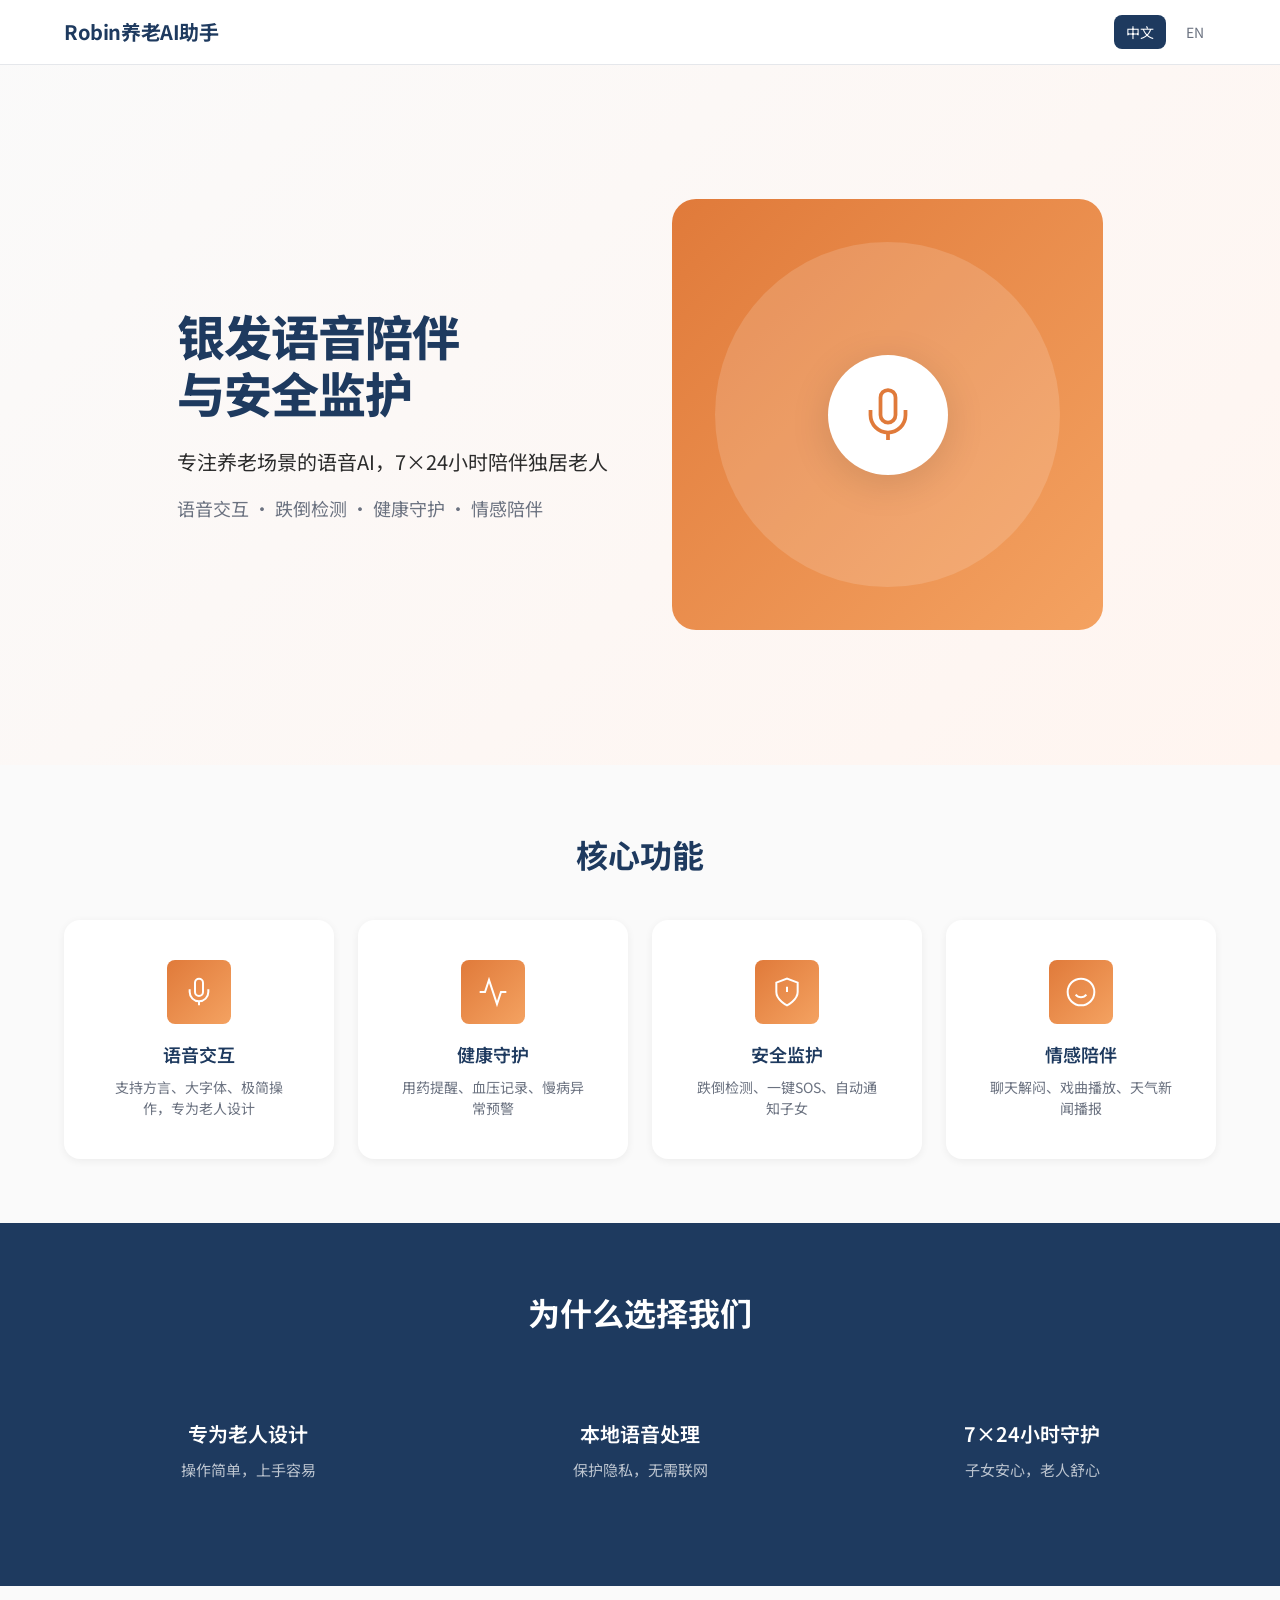
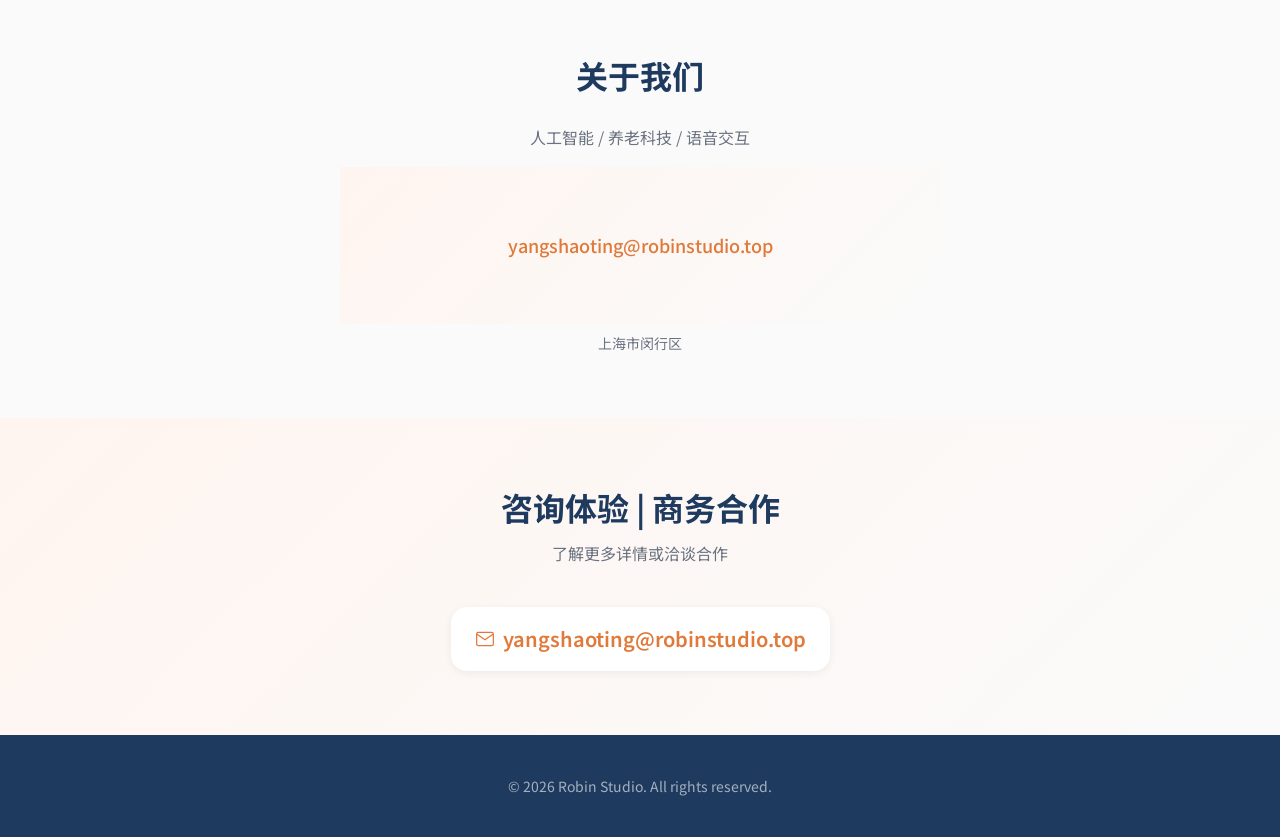
<file: index.html>
<!DOCTYPE html>
<html lang="zh-CN">
<head>
  <meta charset="UTF-8">
  <meta name="viewport" content="width=device-width, initial-scale=1.0">
  <title>Robin养老AI助手 | 银发语音陪伴与安全监护</title>
  <meta name="description" content="专注养老场景的语音AI，7×24小时陪伴独居老人。语音交互、跌倒检测、健康守护、情感陪伴。">
  <link rel="preconnect" href="https://fonts.googleapis.com">
  <link rel="preconnect" href="https://fonts.gstatic.com" crossorigin>
  <link href="https://fonts.googleapis.com/css2?family=Inter:wght@400;500;600;700&family=Noto+Sans+SC:wght@400;500;700&display=swap" rel="stylesheet">
  <link rel="stylesheet" href="style.css">
</head>
<body>
  <!-- Header -->
  <header class="header">
    <div class="container">
      <a href="index.html" class="logo">Robin养老AI助手</a>
      <nav class="nav-lang">
        <a href="index.html" class="active">中文</a>
        <a href="en.html">EN</a>
      </nav>
    </div>
  </header>

  <!-- Hero -->
  <section class="hero">
    <div class="container">
      <div class="hero-content">
        <div class="hero-text">
          <h1>银发语音陪伴<br>与安全监护</h1>
          <p class="slogan">专注养老场景的语音AI，7×24小时陪伴独居老人</p>
          <p class="desc">语音交互 · 跌倒检测 · 健康守护 · 情感陪伴</p>
        </div>
        <div class="hero-visual">
          <div class="hero-icon">
            <svg viewBox="0 0 24 24" fill="none" stroke="currentColor" stroke-width="1.5">
              <path d="M12 2a3 3 0 0 0-3 3v7a3 3 0 0 0 6 0V5a3 3 0 0 0-3-3Z"/>
              <path d="M19 10v2a7 7 0 0 1-14 0v-2"/>
              <line x1="12" y1="19" x2="12" y2="22"/>
            </svg>
          </div>
        </div>
      </div>
    </div>
  </section>

  <!-- Features -->
  <section class="features">
    <div class="container">
      <h2 class="section-title">核心功能</h2>
      <div class="features-grid">
        <div class="feature-card">
          <div class="feature-icon">
            <svg viewBox="0 0 24 24" fill="none" stroke="currentColor" stroke-width="1.5">
              <path d="M12 2a3 3 0 0 0-3 3v7a3 3 0 0 0 6 0V5a3 3 0 0 0-3-3Z"/>
              <path d="M19 10v2a7 7 0 0 1-14 0v-2"/>
              <line x1="12" y1="19" x2="12" y2="22"/>
            </svg>
          </div>
          <h3>语音交互</h3>
          <p>支持方言、大字体、极简操作，专为老人设计</p>
        </div>
        <div class="feature-card">
          <div class="feature-icon">
            <svg viewBox="0 0 24 24" fill="none" stroke="currentColor" stroke-width="1.5">
              <path d="M22 12h-4l-3 9L9 3l-3 9H2"/>
            </svg>
          </div>
          <h3>健康守护</h3>
          <p>用药提醒、血压记录、慢病异常预警</p>
        </div>
        <div class="feature-card">
          <div class="feature-icon">
            <svg viewBox="0 0 24 24" fill="none" stroke="currentColor" stroke-width="1.5">
              <path d="M12 22s8-4 8-10V5l-8-3-8 3v7c0 6 8 10 8 10z"/>
              <path d="M12 8v4"/>
              <path d="M12 16h.01"/>
            </svg>
          </div>
          <h3>安全监护</h3>
          <p>跌倒检测、一键SOS、自动通知子女</p>
        </div>
        <div class="feature-card">
          <div class="feature-icon">
            <svg viewBox="0 0 24 24" fill="none" stroke="currentColor" stroke-width="1.5">
              <circle cx="12" cy="12" r="10"/>
              <path d="M8 14s1.5 2 4 2 4-2 4-2"/>
              <line x1="9" y1="9" x2="9.01" y2="9"/>
              <line x1="15" y1="9" x2="15.01" y2="9"/>
            </svg>
          </div>
          <h3>情感陪伴</h3>
          <p>聊天解闷、戏曲播放、天气新闻播报</p>
        </div>
      </div>
    </div>
  </section>

  <!-- Why Us -->
  <section class="why-us">
    <div class="container">
      <h2 class="section-title">为什么选择我们</h2>
      <div class="why-grid">
        <div class="why-card">
          <h3>专为老人设计</h3>
          <p>操作简单，上手容易</p>
        </div>
        <div class="why-card">
          <h3>本地语音处理</h3>
          <p>保护隐私，无需联网</p>
        </div>
        <div class="why-card">
          <h3>7×24小时守护</h3>
          <p>子女安心，老人舒心</p>
        </div>
      </div>
    </div>
  </section>

  <!-- About -->
  <section class="about">
    <div class="container">
      <div class="about-content">
        <h2>关于我们</h2>
        <p class="tagline">人工智能 / 养老科技 / 语音交互</p>
        <p class="contact">yangshaoting@robinstudio.top</p>
        <p class="address">上海市闵行区</p>
      </div>
    </div>
  </section>

  <!-- Contact -->
  <section class="contact">
    <div class="container">
      <div class="contact-content">
        <h2>咨询体验 | 商务合作</h2>
        <p class="subtitle">了解更多详情或洽谈合作</p>
        <a href="mailto:yangshaoting@robinstudio.top" class="contact-email">
          <svg width="20" height="20" viewBox="0 0 24 24" fill="none" stroke="currentColor" stroke-width="1.5">
            <rect x="2" y="4" width="20" height="16" rx="2"/>
            <path d="M22 6l-10 7L2 6"/>
          </svg>
          yangshaoting@robinstudio.top
        </a>
      </div>
    </div>
  </section>

  <!-- Footer -->
  <footer class="footer">
    <div class="container">
      <p>© 2026 Robin Studio. All rights reserved.</p>
    </div>
  </footer>
</body>
</html>
</file>
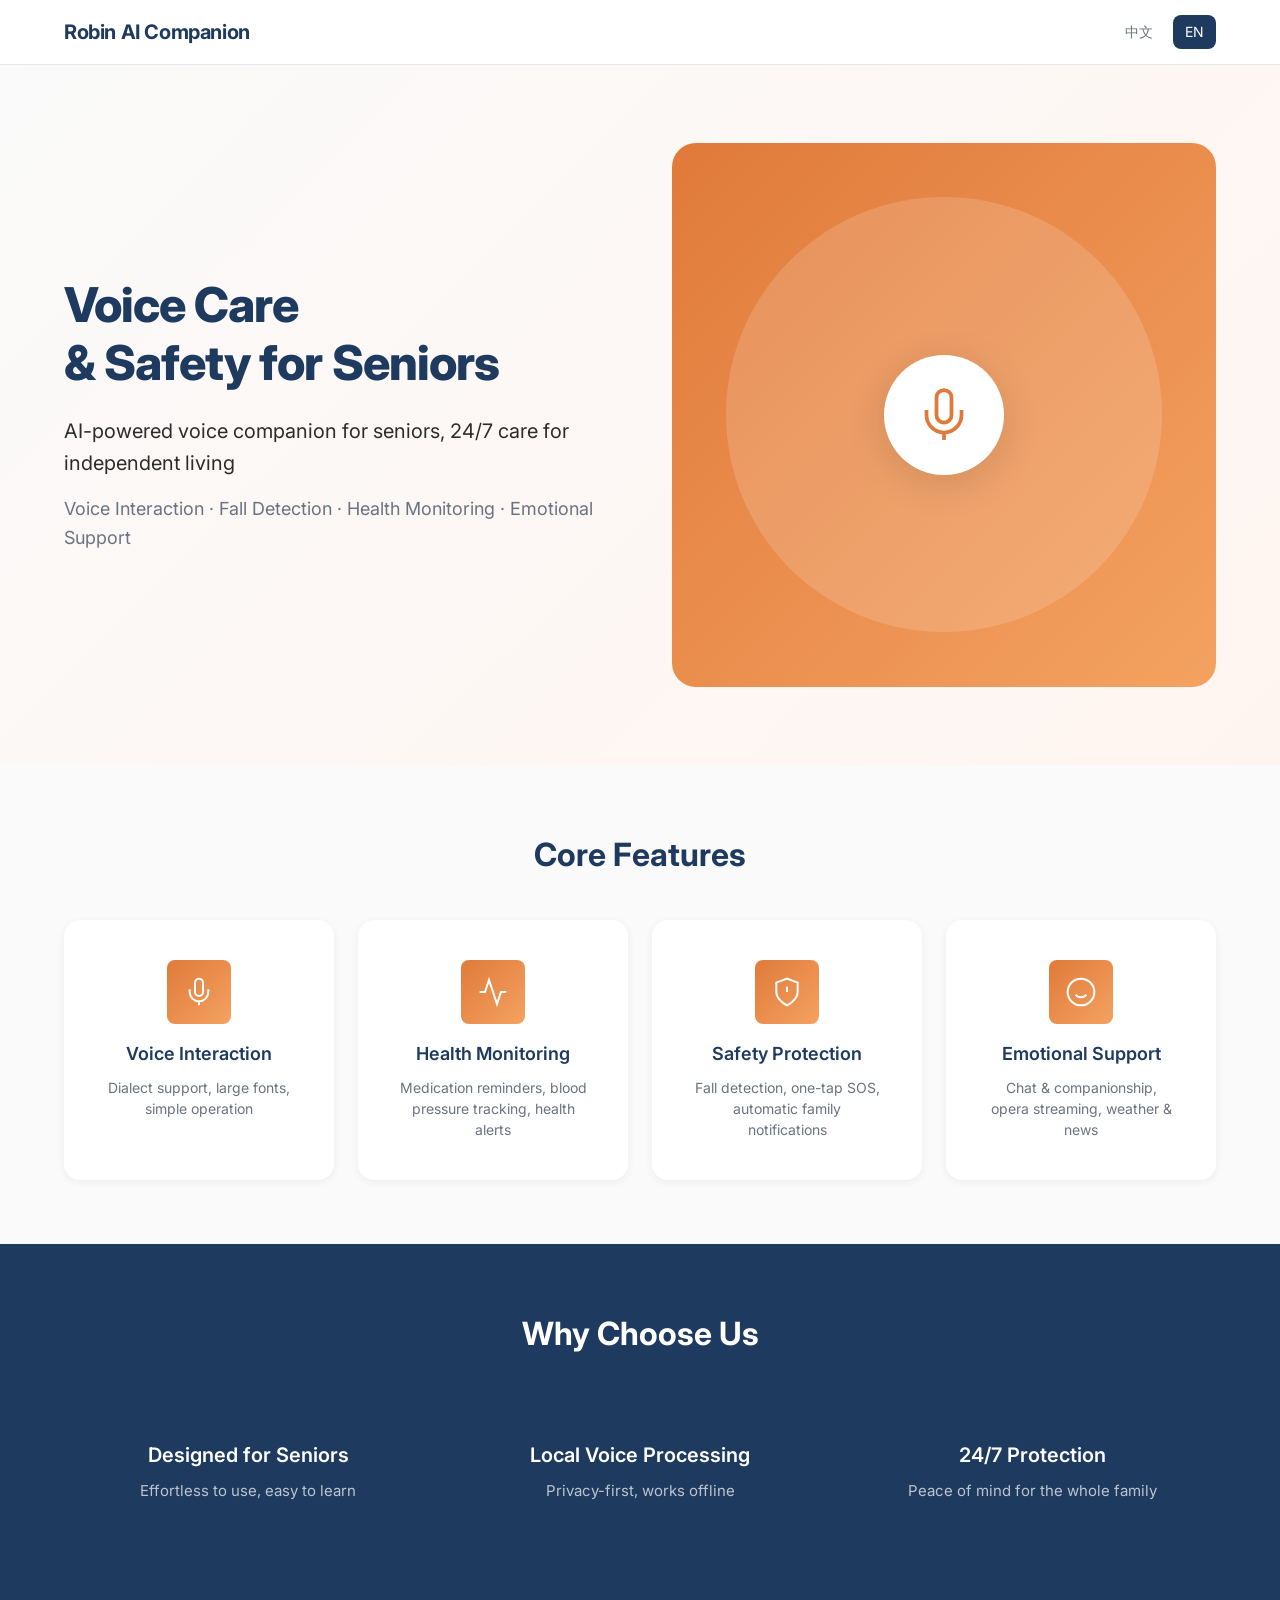
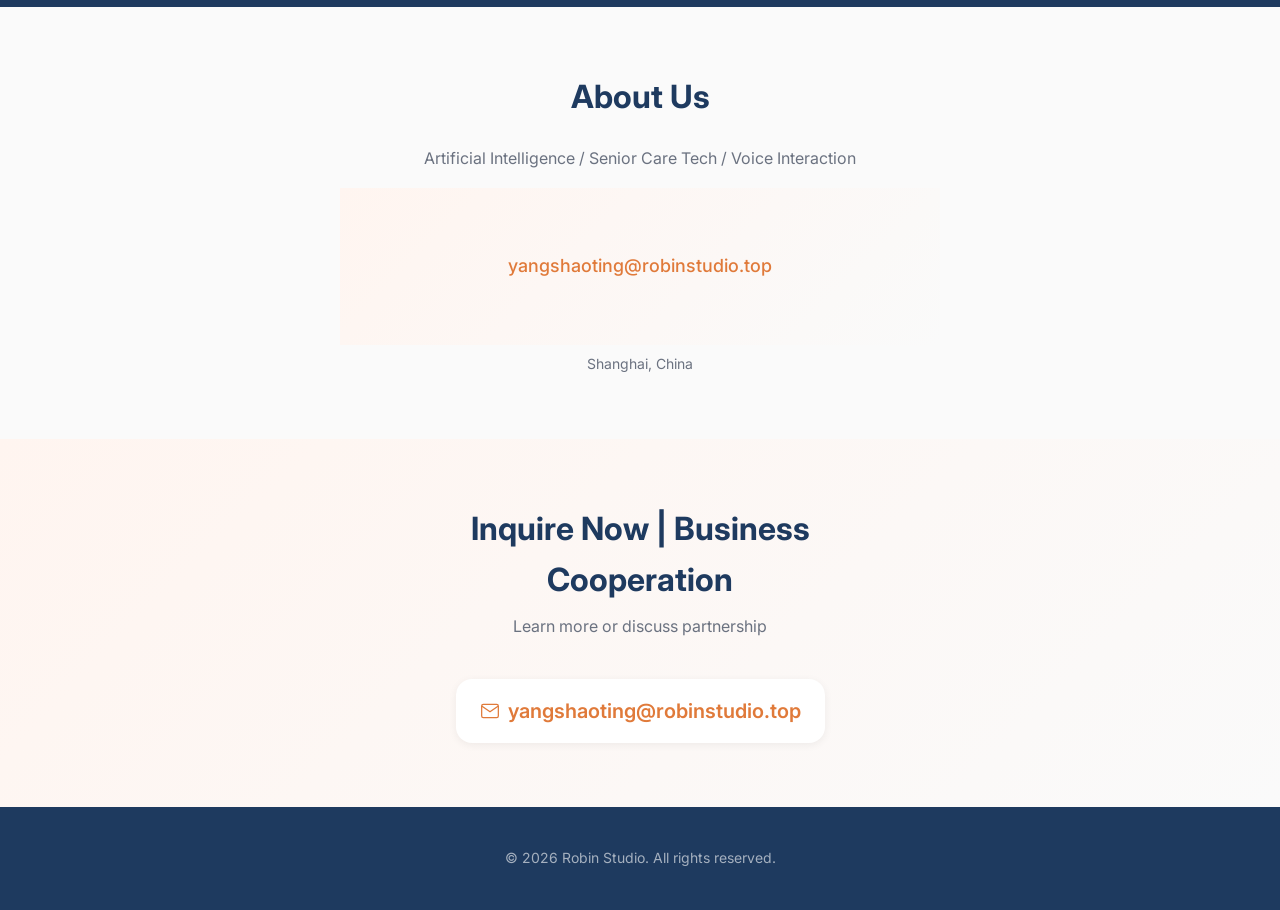
<file: en.html>
<!DOCTYPE html>
<html lang="en">
<head>
  <meta charset="UTF-8">
  <meta name="viewport" content="width=device-width, initial-scale=1.0">
  <title>Robin AI Companion for Seniors | Voice Care & Safety</title>
  <meta name="description" content="AI-powered voice companion for seniors. 24/7 care for independent living with voice interaction, fall detection, health monitoring, and emotional support.">
  <link rel="preconnect" href="https://fonts.googleapis.com">
  <link rel="preconnect" href="https://fonts.gstatic.com" crossorigin>
  <link href="https://fonts.googleapis.com/css2?family=Inter:wght@400;500;600;700&family=Noto+Sans+SC:wght@400;500;700&display=swap" rel="stylesheet">
  <link rel="stylesheet" href="style.css">
</head>
<body class="en">
  <!-- Header -->
  <header class="header">
    <div class="container">
      <a href="en.html" class="logo">Robin AI Companion</a>
      <nav class="nav-lang">
        <a href="index.html">中文</a>
        <a href="en.html" class="active">EN</a>
      </nav>
    </div>
  </header>

  <!-- Hero -->
  <section class="hero">
    <div class="container">
      <div class="hero-content">
        <div class="hero-text">
          <h1>Voice Care<br>& Safety for Seniors</h1>
          <p class="slogan">AI-powered voice companion for seniors, 24/7 care for independent living</p>
          <p class="desc">Voice Interaction · Fall Detection · Health Monitoring · Emotional Support</p>
        </div>
        <div class="hero-visual">
          <div class="hero-icon">
            <svg viewBox="0 0 24 24" fill="none" stroke="currentColor" stroke-width="1.5">
              <path d="M12 2a3 3 0 0 0-3 3v7a3 3 0 0 0 6 0V5a3 3 0 0 0-3-3Z"/>
              <path d="M19 10v2a7 7 0 0 1-14 0v-2"/>
              <line x1="12" y1="19" x2="12" y2="22"/>
            </svg>
          </div>
        </div>
      </div>
    </div>
  </section>

  <!-- Features -->
  <section class="features">
    <div class="container">
      <h2 class="section-title">Core Features</h2>
      <div class="features-grid">
        <div class="feature-card">
          <div class="feature-icon">
            <svg viewBox="0 0 24 24" fill="none" stroke="currentColor" stroke-width="1.5">
              <path d="M12 2a3 3 0 0 0-3 3v7a3 3 0 0 0 6 0V5a3 3 0 0 0-3-3Z"/>
              <path d="M19 10v2a7 7 0 0 1-14 0v-2"/>
              <line x1="12" y1="19" x2="12" y2="22"/>
            </svg>
          </div>
          <h3>Voice Interaction</h3>
          <p>Dialect support, large fonts, simple operation</p>
        </div>
        <div class="feature-card">
          <div class="feature-icon">
            <svg viewBox="0 0 24 24" fill="none" stroke="currentColor" stroke-width="1.5">
              <path d="M22 12h-4l-3 9L9 3l-3 9H2"/>
            </svg>
          </div>
          <h3>Health Monitoring</h3>
          <p>Medication reminders, blood pressure tracking, health alerts</p>
        </div>
        <div class="feature-card">
          <div class="feature-icon">
            <svg viewBox="0 0 24 24" fill="none" stroke="currentColor" stroke-width="1.5">
              <path d="M12 22s8-4 8-10V5l-8-3-8 3v7c0 6 8 10 8 10z"/>
              <path d="M12 8v4"/>
              <path d="M12 16h.01"/>
            </svg>
          </div>
          <h3>Safety Protection</h3>
          <p>Fall detection, one-tap SOS, automatic family notifications</p>
        </div>
        <div class="feature-card">
          <div class="feature-icon">
            <svg viewBox="0 0 24 24" fill="none" stroke="currentColor" stroke-width="1.5">
              <circle cx="12" cy="12" r="10"/>
              <path d="M8 14s1.5 2 4 2 4-2 4-2"/>
              <line x1="9" y1="9" x2="9.01" y2="9"/>
              <line x1="15" y1="9" x2="15.01" y2="9"/>
            </svg>
          </div>
          <h3>Emotional Support</h3>
          <p>Chat & companionship, opera streaming, weather & news</p>
        </div>
      </div>
    </div>
  </section>

  <!-- Why Us -->
  <section class="why-us">
    <div class="container">
      <h2 class="section-title">Why Choose Us</h2>
      <div class="why-grid">
        <div class="why-card">
          <h3>Designed for Seniors</h3>
          <p>Effortless to use, easy to learn</p>
        </div>
        <div class="why-card">
          <h3>Local Voice Processing</h3>
          <p>Privacy-first, works offline</p>
        </div>
        <div class="why-card">
          <h3>24/7 Protection</h3>
          <p>Peace of mind for the whole family</p>
        </div>
      </div>
    </div>
  </section>

  <!-- About -->
  <section class="about">
    <div class="container">
      <div class="about-content">
        <h2>About Us</h2>
        <p class="tagline">Artificial Intelligence / Senior Care Tech / Voice Interaction</p>
        <p class="contact">yangshaoting@robinstudio.top</p>
        <p class="address">Shanghai, China</p>
      </div>
    </div>
  </section>

  <!-- Contact -->
  <section class="contact">
    <div class="container">
      <div class="contact-content">
        <h2>Inquire Now | Business Cooperation</h2>
        <p class="subtitle">Learn more or discuss partnership</p>
        <a href="mailto:yangshaoting@robinstudio.top" class="contact-email">
          <svg width="20" height="20" viewBox="0 0 24 24" fill="none" stroke="currentColor" stroke-width="1.5">
            <rect x="2" y="4" width="20" height="16" rx="2"/>
            <path d="M22 6l-10 7L2 6"/>
          </svg>
          yangshaoting@robinstudio.top
        </a>
      </div>
    </div>
  </section>

  <!-- Footer -->
  <footer class="footer">
    <div class="container">
      <p>© 2026 Robin Studio. All rights reserved.</p>
    </div>
  </footer>
</body>
</html>
</file>
<file: style.css>
/* Design Tokens */
:root {
  --color-primary: #E07A3A;
  --color-primary-dark: #C4622A;
  --color-secondary: #1E3A5F;
  --color-secondary-light: #2D5A8A;
  --color-bg: #FAFAFA;
  --color-surface: #FFFFFF;
  --color-text: #2C2C2C;
  --color-text-light: #6B7280;
  --color-border: #E5E7EB;

  --font-zh: "Noto Sans SC", "PingFang SC", "Microsoft YaHei", sans-serif;
  --font-en: "Inter", -apple-system, BlinkMacSystemFont, sans-serif;

  --space-xs: 0.5rem;
  --space-sm: 1rem;
  --space-md: 1.5rem;
  --space-lg: 2.5rem;
  --space-xl: 4rem;

  --radius-sm: 8px;
  --radius-md: 16px;
  --radius-lg: 24px;

  --shadow-sm: 0 2px 8px rgba(0,0,0,0.06);
  --shadow-md: 0 4px 20px rgba(0,0,0,0.08);
  --shadow-lg: 0 8px 40px rgba(0,0,0,0.12);

  --ease-out: cubic-bezier(0.16, 1, 0.3, 1);
}

/* Reset */
*, *::before, *::after {
  margin: 0;
  padding: 0;
  box-sizing: border-box;
}

html {
  scroll-behavior: smooth;
}

body {
  font-family: var(--font-zh);
  background: var(--color-bg);
  color: var(--color-text);
  line-height: 1.6;
  -webkit-font-smoothing: antialiased;
}

body.en {
  font-family: var(--font-en);
}

/* Layout */
.container {
  max-width: 1200px;
  margin: 0 auto;
  padding: 0 var(--space-md);
}

/* Header */
.header {
  position: fixed;
  top: 0;
  left: 0;
  right: 0;
  z-index: 100;
  background: rgba(255,255,255,0.95);
  backdrop-filter: blur(12px);
  border-bottom: 1px solid var(--color-border);
}

.header .container {
  display: flex;
  align-items: center;
  justify-content: space-between;
  height: 64px;
}

.logo {
  font-size: 1.25rem;
  font-weight: 700;
  color: var(--color-secondary);
  text-decoration: none;
  letter-spacing: -0.02em;
}

.nav-lang {
  display: flex;
  align-items: center;
  gap: var(--space-xs);
}

.nav-lang a {
  color: var(--color-text-light);
  text-decoration: none;
  font-size: 0.875rem;
  padding: 6px 12px;
  border-radius: var(--radius-sm);
  transition: all 0.2s;
}

.nav-lang a:hover {
  background: var(--color-bg);
  color: var(--color-text);
}

.nav-lang a.active {
  background: var(--color-secondary);
  color: white;
}

/* Hero */
.hero {
  padding: calc(64px + var(--space-xl)) 0 var(--space-xl);
  background: linear-gradient(135deg, var(--color-bg) 0%, #FFF5F0 100%);
  min-height: 85vh;
  display: flex;
  align-items: center;
}

.hero-content {
  display: grid;
  grid-template-columns: 1fr 1fr;
  gap: var(--space-xl);
  align-items: center;
}

.hero-text h1 {
  font-size: clamp(2rem, 4vw, 3rem);
  font-weight: 800;
  color: var(--color-secondary);
  line-height: 1.2;
  margin-bottom: var(--space-md);
  letter-spacing: -0.02em;
}

.hero-text .slogan {
  font-size: 1.25rem;
  color: var(--color-text);
  margin-bottom: var(--space-sm);
}

.hero-text .desc {
  color: var(--color-text-light);
  font-size: 1.125rem;
}

.hero-visual {
  position: relative;
  aspect-ratio: 1;
  background: linear-gradient(135deg, var(--color-primary) 0%, #F4A261 100%);
  border-radius: var(--radius-lg);
  display: flex;
  align-items: center;
  justify-content: center;
  overflow: hidden;
}

.hero-visual::before {
  content: '';
  position: absolute;
  width: 80%;
  height: 80%;
  background: rgba(255,255,255,0.15);
  border-radius: 50%;
  animation: pulse 4s ease-in-out infinite;
}

@keyframes pulse {
  0%, 100% { transform: scale(1); opacity: 0.15; }
  50% { transform: scale(1.1); opacity: 0.25; }
}

.hero-icon {
  width: 120px;
  height: 120px;
  background: white;
  border-radius: 50%;
  display: flex;
  align-items: center;
  justify-content: center;
  position: relative;
  z-index: 1;
  box-shadow: var(--shadow-lg);
}

.hero-icon svg {
  width: 60px;
  height: 60px;
  color: var(--color-primary);
}

/* Features */
.features {
  padding: var(--space-xl) 0;
}

.section-title {
  text-align: center;
  font-size: clamp(1.5rem, 3vw, 2rem);
  font-weight: 700;
  color: var(--color-secondary);
  margin-bottom: var(--space-lg);
}

.features-grid {
  display: grid;
  grid-template-columns: repeat(4, 1fr);
  gap: var(--space-md);
}

.feature-card {
  background: var(--color-surface);
  padding: var(--space-lg);
  border-radius: var(--radius-md);
  text-align: center;
  box-shadow: var(--shadow-sm);
  transition: all 0.3s var(--ease-out);
}

.feature-card:hover {
  transform: translateY(-4px);
  box-shadow: var(--shadow-md);
}

.feature-icon {
  width: 64px;
  height: 64px;
  margin: 0 auto var(--space-sm);
  background: linear-gradient(135deg, var(--color-primary) 0%, #F4A261 100%);
  border-radius: var(--radius-sm);
  display: flex;
  align-items: center;
  justify-content: center;
}

.feature-icon svg {
  width: 32px;
  height: 32px;
  color: white;
}

.feature-card h3 {
  font-size: 1.125rem;
  font-weight: 600;
  margin-bottom: var(--space-xs);
  color: var(--color-secondary);
}

.feature-card p {
  font-size: 0.875rem;
  color: var(--color-text-light);
  line-height: 1.5;
}

/* Why Us */
.why-us {
  padding: var(--space-xl) 0;
  background: var(--color-secondary);
  color: white;
}

.why-us .section-title {
  color: white;
}

.why-grid {
  display: grid;
  grid-template-columns: repeat(3, 1fr);
  gap: var(--space-md);
}

.why-card {
  text-align: center;
  padding: var(--space-lg);
}

.why-card h3 {
  font-size: 1.25rem;
  font-weight: 600;
  margin-bottom: var(--space-xs);
}

.why-card p {
  color: rgba(255,255,255,0.7);
  font-size: 0.9375rem;
}

/* About */
.about {
  padding: var(--space-xl) 0;
}

.about-content {
  max-width: 600px;
  margin: 0 auto;
  text-align: center;
}

.about-content h2 {
  font-size: clamp(1.5rem, 3vw, 2rem);
  font-weight: 700;
  color: var(--color-secondary);
  margin-bottom: var(--space-md);
}

.about-content .tagline {
  font-size: 1rem;
  color: var(--color-text-light);
  margin-bottom: var(--space-sm);
}

.about-content .contact {
  font-size: 1.125rem;
  color: var(--color-primary);
  font-weight: 500;
  margin-bottom: var(--space-xs);
}

.about-content .address {
  color: var(--color-text-light);
  font-size: 0.875rem;
}

/* Contact */
.contact {
  padding: var(--space-xl) 0;
  background: linear-gradient(135deg, #FFF5F0 0%, var(--color-bg) 100%);
}

.contact-content {
  max-width: 500px;
  margin: 0 auto;
  text-align: center;
}

.contact-content h2 {
  font-size: clamp(1.5rem, 3vw, 2rem);
  font-weight: 700;
  color: var(--color-secondary);
  margin-bottom: var(--space-xs);
}

.contact-content .subtitle {
  color: var(--color-text-light);
  margin-bottom: var(--space-lg);
}

.contact-email {
  display: inline-flex;
  align-items: center;
  gap: var(--space-xs);
  font-size: 1.25rem;
  color: var(--color-primary);
  font-weight: 600;
  text-decoration: none;
  padding: var(--space-sm) var(--space-md);
  background: var(--color-surface);
  border-radius: var(--radius-md);
  box-shadow: var(--shadow-sm);
  transition: all 0.2s;
}

.contact-email:hover {
  box-shadow: var(--shadow-md);
  transform: translateY(-2px);
}

/* Footer */
.footer {
  padding: var(--space-lg) 0;
  background: var(--color-secondary);
  color: white;
  text-align: center;
}

.footer p {
  color: rgba(255,255,255,0.6);
  font-size: 0.875rem;
}

/* Responsive */
@media (max-width: 1024px) {
  .features-grid {
    grid-template-columns: repeat(2, 1fr);
  }
}

@media (max-width: 768px) {
  .hero-content {
    grid-template-columns: 1fr;
    text-align: center;
  }

  .hero-visual {
    max-width: 300px;
    margin: 0 auto;
    order: -1;
  }

  .features-grid {
    grid-template-columns: 1fr;
  }

  .why-grid {
    grid-template-columns: 1fr;
  }
}
</file>
